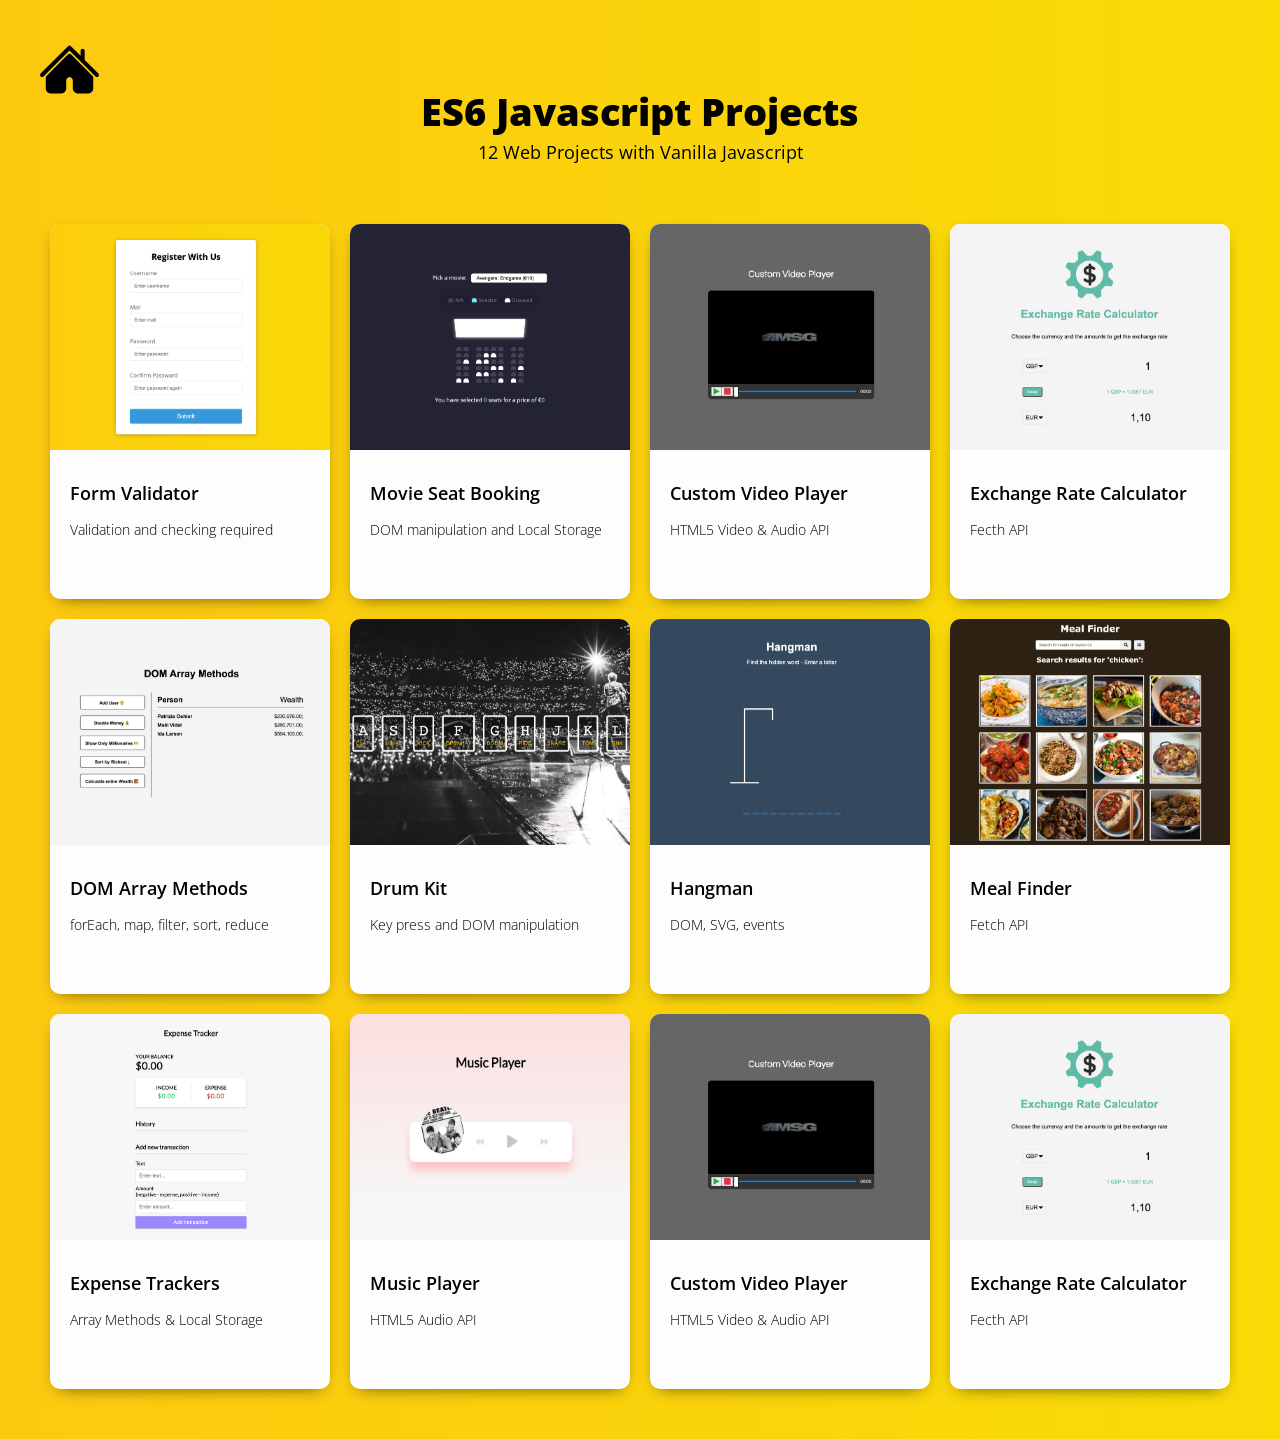
<file: public/index.html>
<!DOCTYPE html>
<html lang="en">
  <head>
    <meta charset="UTF-8" />
    <meta name="viewport" content="width=device-width, initial-scale=1.0" />
    <title>JS Project</title>
    <link rel="stylesheet" href="index.css" />
  </head>
  <body>
    <div class="container">
      <a href="https://giovanni-benveniste-e72a4.web.app/">
        <img src="./img/icon/home.svg" alt="" class="icon" />
      </a>
      <div class="home">
        <div class="header">
          <h1>ES6 Javascript Projects</h1>
          <p>12 Web Projects with Vanilla Javascript</p>
        </div>
        <div class="projects__container">
          <a href="./form-validator/form-validator.html">
            <div class="project">
              <img src="./img/pj-1.png" />
              <div class="project__info">
                <h2>Form Validator</h2>
                <h4>Validation and checking required</h4>
              </div>
            </div>
          </a>
          <a href="./movie-seat-booking/movie-seat-booking.html">
            <div class="project">
              <img src="./img/pj-2.png" />
              <div class="project__info">
                <h2>Movie Seat Booking</h2>
                <h4>DOM manipulation and Local Storage</h4>
              </div>
            </div>
          </a>
          <a href="./custom-video-player/custom-video-player.html">
            <div class="project">
              <img src="./img/pj-3.png" />
              <div class="project__info">
                <h2>Custom Video Player</h2>
                <h4>HTML5 Video & Audio API</h4>
              </div>
            </div>
          </a>
          <a href="./exchange-rate-calculator/index.html">
            <div class="project">
              <img src="./img/pj-4.png" />
              <div class="project__info">
                <h2>Exchange Rate Calculator</h2>
                <h4>Fecth API</h4>
              </div>
            </div>
          </a>
          <a href="./dom-array-method/index.html">
            <div class="project">
              <img src="./img/pj-5.png" />
              <div class="project__info">
                <h2>DOM Array Methods</h2>
                <h4>forEach, map, filter, sort, reduce</h4>
              </div>
            </div>
          </a>
          <a href="./drum-kit/index.html">
            <div class="project">
              <img src="./img/pj-6.png" />
              <div class="project__info">
                <h2>Drum Kit</h2>
                <h4>Key press and DOM manipulation</h4>
              </div>
            </div>
          </a>
          <a href="./hangman-game/index.html">
            <div class="project">
              <img src="./img/pj-7.png" />
              <div class="project__info">
                <h2>Hangman</h2>
                <h4>DOM, SVG, events</h4>
              </div>
            </div>
          </a>
          <a href="./meal-finder/index.html">
            <div class="project">
              <img src="./img/pj-8.png" />
              <div class="project__info">
                <h2>Meal Finder</h2>
                <h4>Fetch API</h4>
              </div>
            </div>
          </a>
          <a href="./expense-tracker/index.html">
            <div class="project">
              <img src="./img/pj-9.png" />
              <div class="project__info">
                <h2>Expense Trackers</h2>
                <h4>Array Methods & Local Storage</h4>
              </div>
            </div>
          </a>
          <a href="./music-player/index.html">
            <div class="project">
              <img src="./img/pj-10.png" />
              <div class="project__info">
                <h2>Music Player</h2>
                <h4>HTML5 Audio API</h4>
              </div>
            </div>
          </a>
          <a href="./custom-video-player/custom-video-player.html">
            <div class="project">
              <img src="./img/pj-3.png" />
              <div class="project__info">
                <h2>Custom Video Player</h2>
                <h4>HTML5 Video & Audio API</h4>
              </div>
            </div>
          </a>
          <a href="./exchange-rate-calculator/index.html">
            <div class="project">
              <img src="./img/pj-4.png" />
              <div class="project__info">
                <h2>Exchange Rate Calculator</h2>
                <h4>Fecth API</h4>
              </div>
            </div>
          </a>
        </div>
      </div>
    </div>
  </body>
</html>
</file>
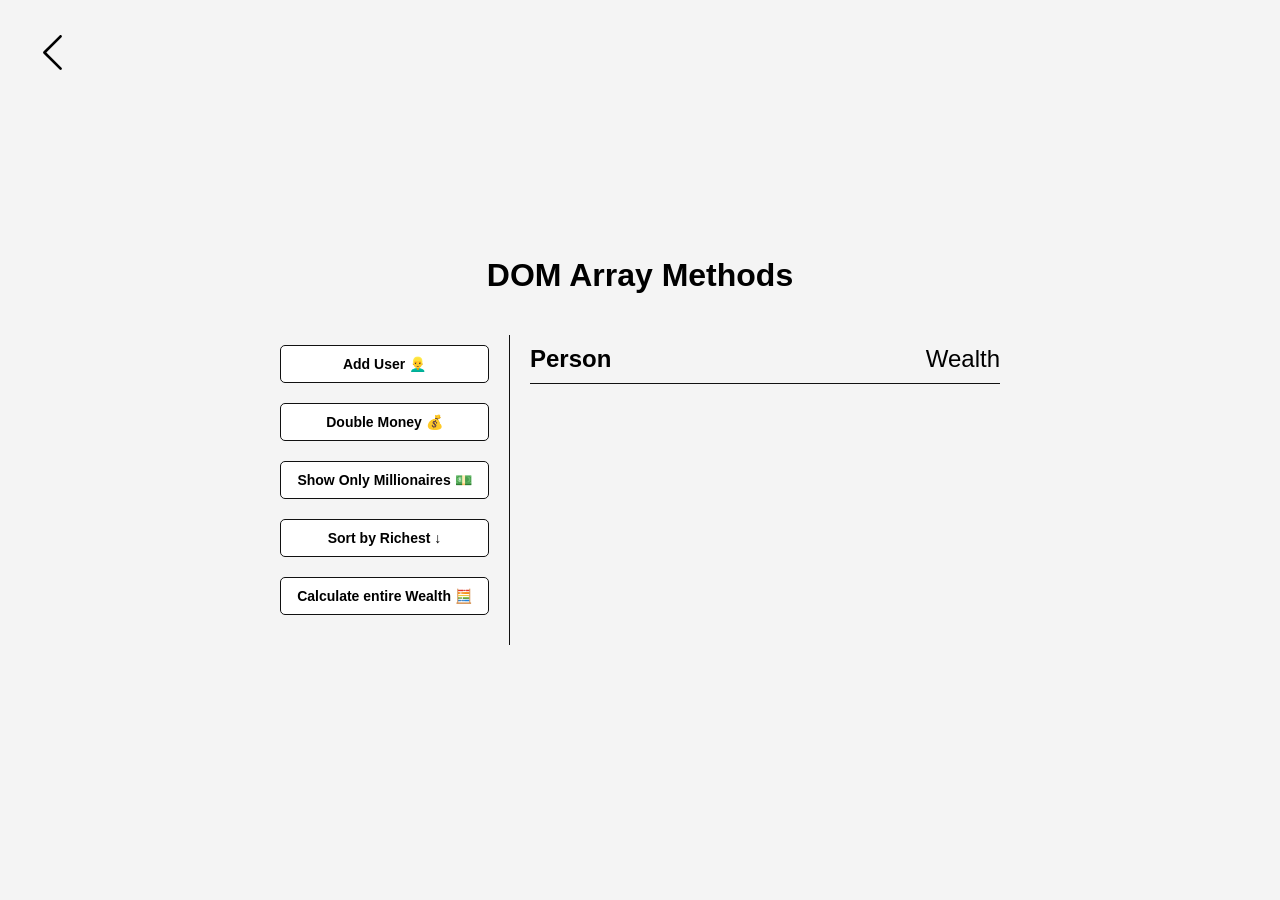
<file: public/dom-array-method/index.html>
<!DOCTYPE html>
<html lang="en">
  <head>
    <meta charset="UTF-8" />
    <meta name="viewport" content="width=device-width, initial-scale=1.0" />
    <meta http-equiv="X-UA-Compatible" content="ie=edge" />
    <link rel="stylesheet" href="style.css" />
    <title>DOM Array Methods</title>
  </head>
  <body>
    <a href="https://js-projects-6b306.web.app/">
      <img src="../img/icon/back.svg" alt="" class="icon" />
    </a>
    <h1>DOM Array Methods</h1>

    <div class="container">
      <aside>
        <button id="add-user">Add User 👱‍♂️</button>
        <button id="double">Double Money 💰</button>
        <button id="show-millionaires">Show Only Millionaires 💵</button>
        <button id="sort">Sort by Richest ↓</button>
        <button id="calculate-wealth">Calculate entire Wealth 🧮</button>
      </aside>

      <main id="main">
        <h2><strong>Person</strong> Wealth</h2>
      </main>
    </div>

    <script src="script.js"></script>
  </body>
</html>
</file>
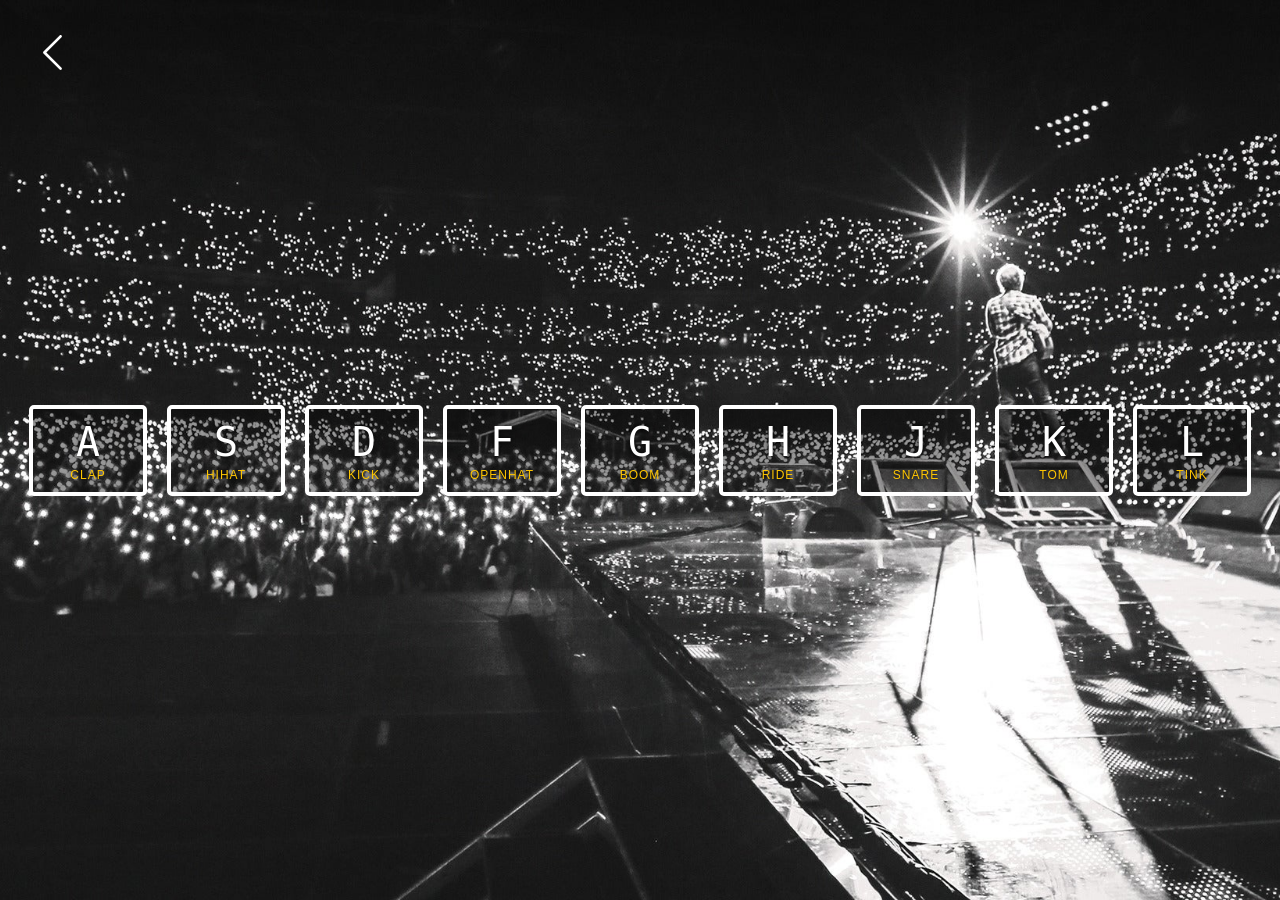
<file: public/drum-kit/index.html>
<!DOCTYPE html>
<html lang="en">
  <head>
    <meta charset="UTF-8" />
    <title>JS Drum Kit</title>
    <link rel="stylesheet" href="./style.css" />
  </head>
  <body>
    <a href="https://js-projects-6b306.web.app/">
      <img src="../img/icon/back-white.svg" alt="" class="icon" />
    </a>
    <div class="keys">
      <div data-key="a" class="key">
        <kbd>A</kbd>
        <span class="sound">clap</span>
      </div>
      <div data-key="s" class="key">
        <kbd>S</kbd>
        <span class="sound">hihat</span>
      </div>
      <div data-key="d" class="key">
        <kbd>D</kbd>
        <span class="sound">kick</span>
      </div>
      <div data-key="f" class="key">
        <kbd>F</kbd>
        <span class="sound">openhat</span>
      </div>
      <div data-key="g" class="key">
        <kbd>G</kbd>
        <span class="sound">boom</span>
      </div>
      <div data-key="h" class="key">
        <kbd>H</kbd>
        <span class="sound">ride</span>
      </div>
      <div data-key="j" class="key">
        <kbd>J</kbd>
        <span class="sound">snare</span>
      </div>
      <div data-key="k" class="key">
        <kbd>K</kbd>
        <span class="sound">tom</span>
      </div>
      <div data-key="l" class="key">
        <kbd>L</kbd>
        <span class="sound">tink</span>
      </div>
    </div>

    <audio data-key="a" src="sounds/clap.wav"></audio>
    <audio data-key="s" src="sounds/hihat.wav"></audio>
    <audio data-key="d" src="sounds/kick.wav"></audio>
    <audio data-key="f" src="sounds/openhat.wav"></audio>
    <audio data-key="g" src="sounds/boom.wav"></audio>
    <audio data-key="h" src="sounds/ride.wav"></audio>
    <audio data-key="j" src="sounds/snare.wav"></audio>
    <audio data-key="k" src="sounds/tom.wav"></audio>
    <audio data-key="l" src="sounds/tink.wav"></audio>

    <script src="./script.js"></script>
  </body>
</html>
</file>
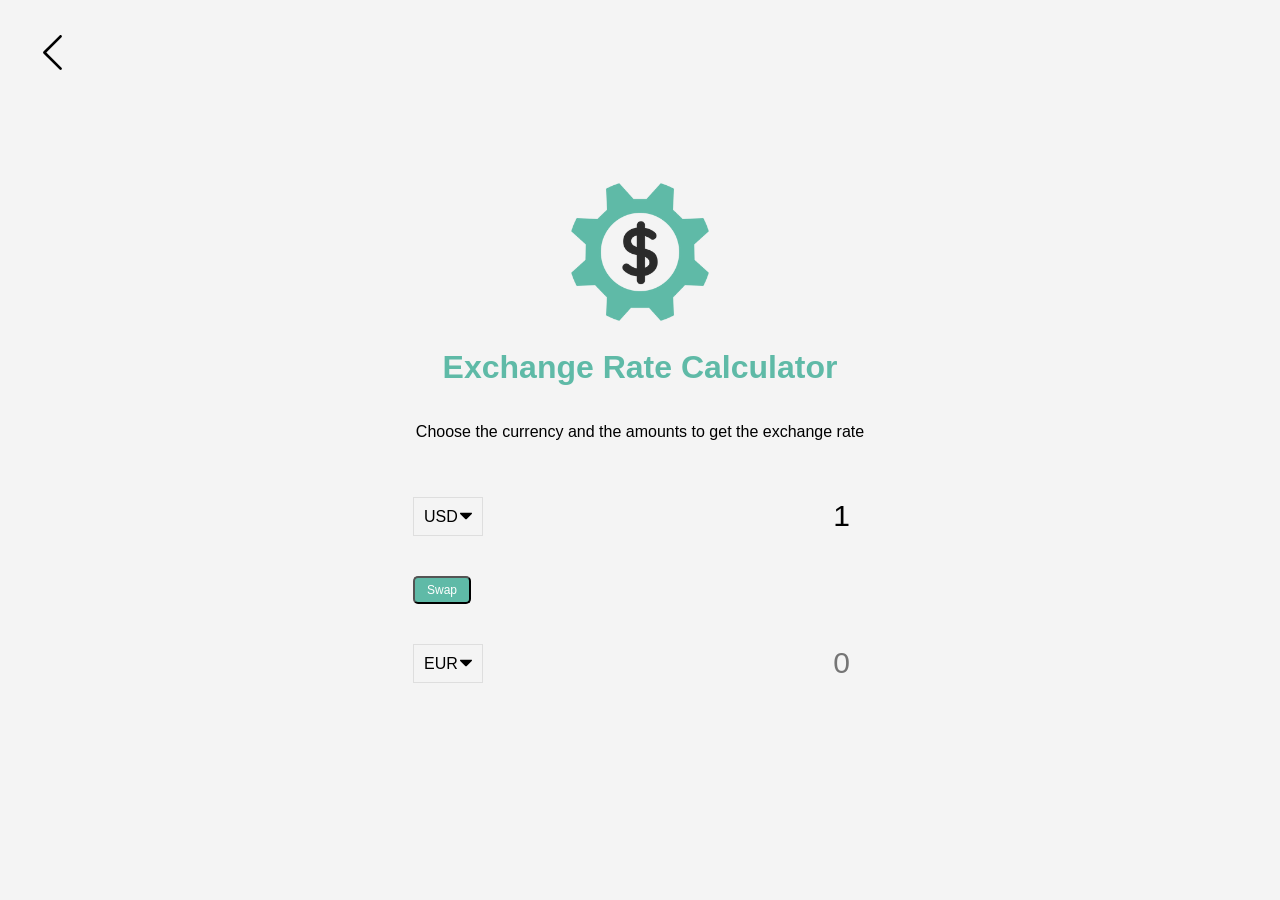
<file: public/exchange-rate-calculator/index.html>
<!DOCTYPE html>
<html lang="en">
  <head>
    <meta charset="UTF-8" />
    <meta name="viewport" content="width=device-width, initial-scale=1.0" />
    <meta http-equiv="X-UA-Compatible" content="ie=edge" />
    <title>Exchange Rate Calculator</title>
    <link rel="stylesheet" href="style.css" />
  </head>
  <body>
    <a href="https://js-projects-6b306.web.app/">
      <img src="../img/icon/back.svg" alt="" class="icon" />
    </a>
    <img src="img/money.png" alt="" class="money-img" />
    <h1>Exchange Rate Calculator</h1>
    <p>Choose the currency and the amounts to get the exchange rate</p>

    <div class="container">
      <div class="currency">
        <select id="currency-one">
          <option value="AED">AED</option>
          <option value="ARS">ARS</option>
          <option value="AUD">AUD</option>
          <option value="BGN">BGN</option>
          <option value="BRL">BRL</option>
          <option value="BSD">BSD</option>
          <option value="CAD">CAD</option>
          <option value="CHF">CHF</option>
          <option value="CLP">CLP</option>
          <option value="CNY">CNY</option>
          <option value="COP">COP</option>
          <option value="CZK">CZK</option>
          <option value="DKK">DKK</option>
          <option value="DOP">DOP</option>
          <option value="EGP">EGP</option>
          <option value="EUR">EUR</option>
          <option value="FJD">FJD</option>
          <option value="GBP">GBP</option>
          <option value="GTQ">GTQ</option>
          <option value="HKD">HKD</option>
          <option value="HRK">HRK</option>
          <option value="HUF">HUF</option>
          <option value="IDR">IDR</option>
          <option value="ILS">ILS</option>
          <option value="INR">INR</option>
          <option value="ISK">ISK</option>
          <option value="JPY">JPY</option>
          <option value="KRW">KRW</option>
          <option value="KZT">KZT</option>
          <option value="MXN">MXN</option>
          <option value="MYR">MYR</option>
          <option value="NOK">NOK</option>
          <option value="NZD">NZD</option>
          <option value="PAB">PAB</option>
          <option value="PEN">PEN</option>
          <option value="PHP">PHP</option>
          <option value="PKR">PKR</option>
          <option value="PLN">PLN</option>
          <option value="PYG">PYG</option>
          <option value="RON">RON</option>
          <option value="RUB">RUB</option>
          <option value="SAR">SAR</option>
          <option value="SEK">SEK</option>
          <option value="SGD">SGD</option>
          <option value="THB">THB</option>
          <option value="TRY">TRY</option>
          <option value="TWD">TWD</option>
          <option value="UAH">UAH</option>
          <option value="USD" selected>USD</option>
          <option value="UYU">UYU</option>
          <option value="VND">VND</option>
          <option value="ZAR">ZAR</option>
        </select>
        <input type="number" id="amount-one" placeholder="0" value="1" />
      </div>

      <div class="swap-rate-container">
        <button class="btn" id="swap">Swap</button>
        <div class="rate" id="rate"></div>
      </div>

      <div class="currency">
        <select id="currency-two">
          <option value="AED">AED</option>
          <option value="ARS">ARS</option>
          <option value="AUD">AUD</option>
          <option value="BGN">BGN</option>
          <option value="BRL">BRL</option>
          <option value="BSD">BSD</option>
          <option value="CAD">CAD</option>
          <option value="CHF">CHF</option>
          <option value="CLP">CLP</option>
          <option value="CNY">CNY</option>
          <option value="COP">COP</option>
          <option value="CZK">CZK</option>
          <option value="DKK">DKK</option>
          <option value="DOP">DOP</option>
          <option value="EGP">EGP</option>
          <option value="EUR" selected>EUR</option>
          <option value="FJD">FJD</option>
          <option value="GBP">GBP</option>
          <option value="GTQ">GTQ</option>
          <option value="HKD">HKD</option>
          <option value="HRK">HRK</option>
          <option value="HUF">HUF</option>
          <option value="IDR">IDR</option>
          <option value="ILS">ILS</option>
          <option value="INR">INR</option>
          <option value="ISK">ISK</option>
          <option value="JPY">JPY</option>
          <option value="KRW">KRW</option>
          <option value="KZT">KZT</option>
          <option value="MXN">MXN</option>
          <option value="MYR">MYR</option>
          <option value="NOK">NOK</option>
          <option value="NZD">NZD</option>
          <option value="PAB">PAB</option>
          <option value="PEN">PEN</option>
          <option value="PHP">PHP</option>
          <option value="PKR">PKR</option>
          <option value="PLN">PLN</option>
          <option value="PYG">PYG</option>
          <option value="RON">RON</option>
          <option value="RUB">RUB</option>
          <option value="SAR">SAR</option>
          <option value="SEK">SEK</option>
          <option value="SGD">SGD</option>
          <option value="THB">THB</option>
          <option value="TRY">TRY</option>
          <option value="TWD">TWD</option>
          <option value="UAH">UAH</option>
          <option value="USD">USD</option>
          <option value="UYU">UYU</option>
          <option value="VND">VND</option>
          <option value="ZAR">ZAR</option>
        </select>
        <input type="number" id="amount-two" placeholder="0" />
      </div>
    </div>

    <script src="script.js"></script>
  </body>
</html>
</file>
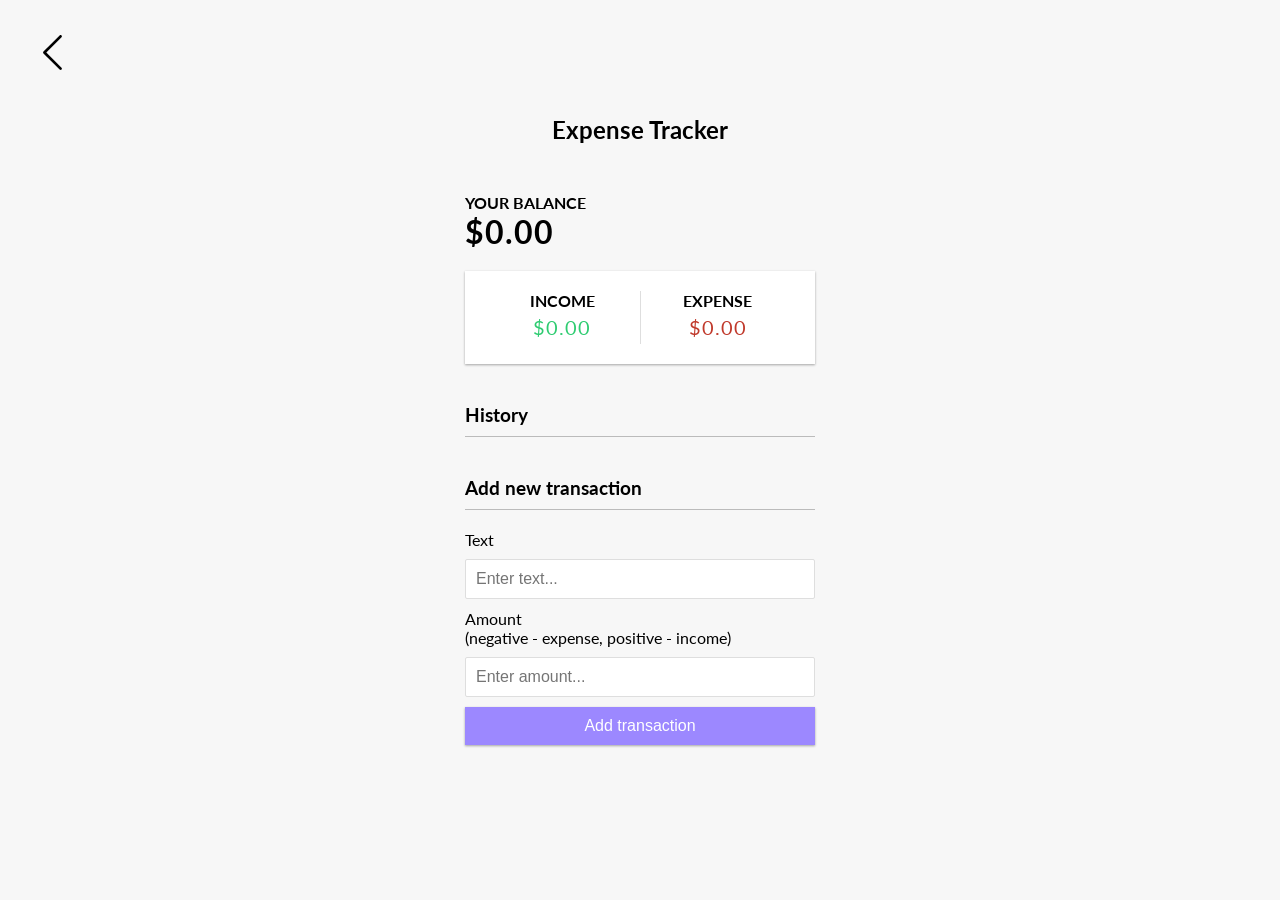
<file: public/expense-tracker/index.html>
<!DOCTYPE html>
<html lang="en">
  <head>
    <meta charset="UTF-8" />
    <meta name="viewport" content="width=device-width, initial-scale=1.0" />
    <meta http-equiv="X-UA-Compatible" content="ie=edge" />
    <link rel="stylesheet" href="style.css" />
    <title>Expense Tracker</title>
  </head>
  <body>
    <a href="https://js-projects-6b306.web.app/">
      <img src="../img/icon/back.svg" alt="" class="icon" />
    </a>

    <h2>Expense Tracker</h2>

    <div class="container">
      <h4>Your Balance</h4>
      <h1 id="balance">$0.00</h1>

      <div class="inc-exp-container">
        <div>
          <h4>Income</h4>
          <p id="money-plus" class="money plus">+$0.00</p>
        </div>
        <div>
          <h4>Expense</h4>
          <p id="money-minus" class="money minus">-$0.00</p>
        </div>
      </div>

      <h3>History</h3>
      <ul id="list" class="list">
        <!-- <li class="minus">
          Cash <span>-$400</span><button class="delete-btn">x</button>
        </li> -->
      </ul>

      <h3>Add new transaction</h3>
      <form id="form">
        <div class="form-control">
          <label for="text">Text</label>
          <input type="text" id="text" placeholder="Enter text..." />
        </div>
        <div class="form-control">
          <label for="amount"
            >Amount <br />
            (negative - expense, positive - income)</label
          >
          <input type="number" id="amount" placeholder="Enter amount..." />
        </div>
        <button class="btn">Add transaction</button>
      </form>
    </div>

    <script src="script.js"></script>
  </body>
</html>
</file>
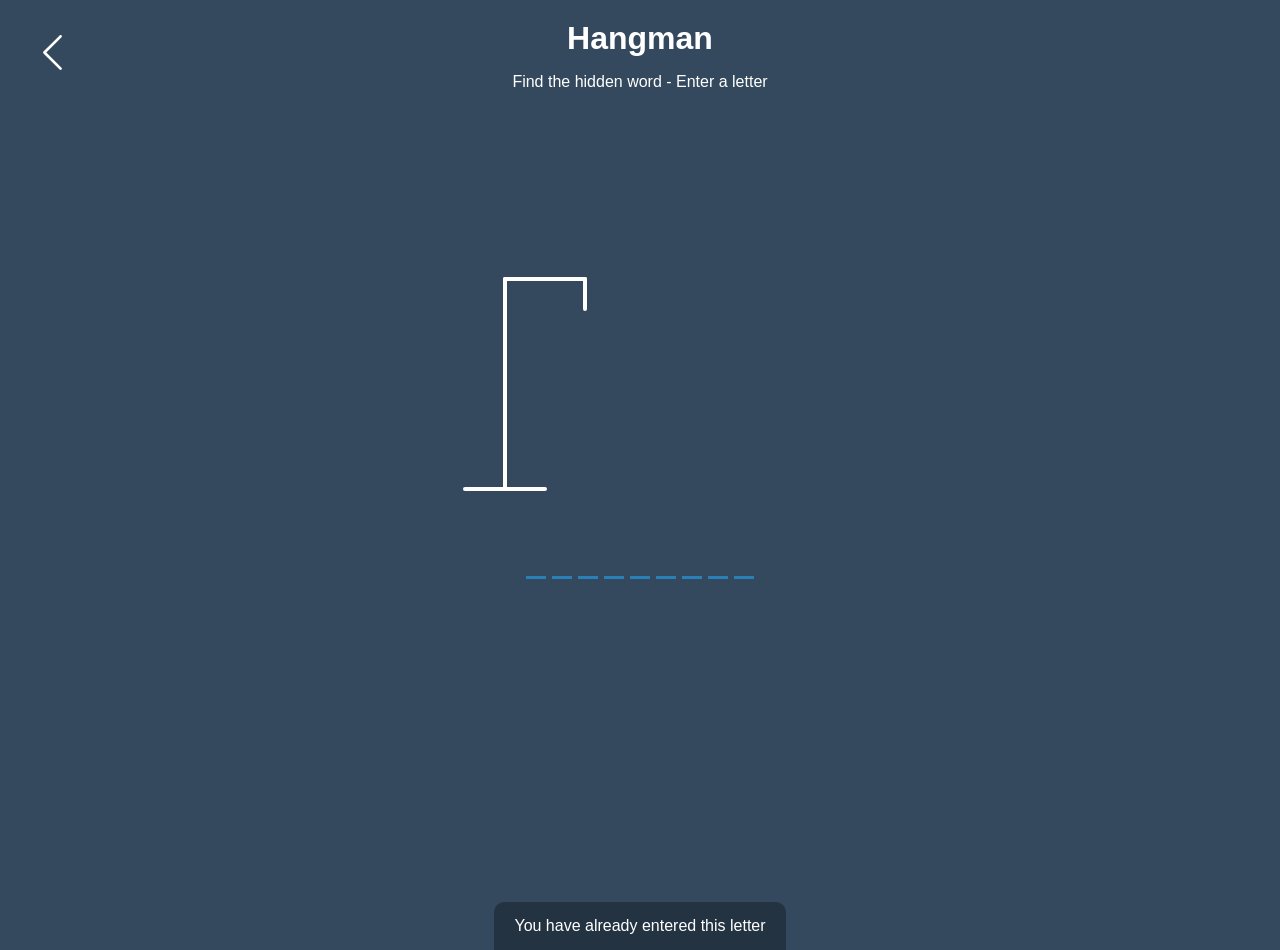
<file: public/hangman-game/index.html>
<!DOCTYPE html>
<html lang="en">
  <head>
    <meta charset="UTF-8" />
    <meta name="viewport" content="width=device-width, initial-scale=1.0" />
    <meta http-equiv="X-UA-Compatible" content="ie=edge" />
    <link rel="stylesheet" href="style.css" />
    <title>Hangman</title>
  </head>
  <body>
    <a href="https://js-projects-6b306.web.app/">
      <img src="../img/icon/back-white.svg" alt="" class="icon" />
    </a>
    <h1>Hangman</h1>
    <p>Find the hidden word - Enter a letter</p>
    <div class="game-container">
      <svg height="250" width="200" class="figure-container">
        <!-- Rod -->
        <line x1="60" y1="20" x2="140" y2="20" />
        <line x1="140" y1="20" x2="140" y2="50" />
        <line x1="60" y1="20" x2="60" y2="230" />
        <line x1="20" y1="230" x2="100" y2="230" />

        <!-- Head -->
        <circle cx="140" cy="70" r="20" class="figure-part" />
        <!-- Body -->
        <line x1="140" y1="90" x2="140" y2="150" class="figure-part" />
        <!-- Arms -->
        <line x1="140" y1="120" x2="120" y2="100" class="figure-part" />
        <line x1="140" y1="120" x2="160" y2="100" class="figure-part" />
        <!-- Legs -->
        <line x1="140" y1="150" x2="120" y2="180" class="figure-part" />
        <line x1="140" y1="150" x2="160" y2="180" class="figure-part" />
      </svg>

      <div class="wrong-letters-container">
        <div id="wrong-letters"></div>
      </div>

      <div class="word" id="word"></div>
    </div>

    <!-- Container for final message -->
    <div class="popup-container" id="popup-container">
      <div class="popup">
        <h2 id="final-message"></h2>
        <h3 id="final-message-reveal-word"></h3>
        <button id="play-button">Play Again</button>
      </div>
    </div>

    <!-- Notification -->
    <div class="notification-container" id="notification-container">
      <p>You have already entered this letter</p>
    </div>

    <script src="script.js"></script>
  </body>
</html>
</file>
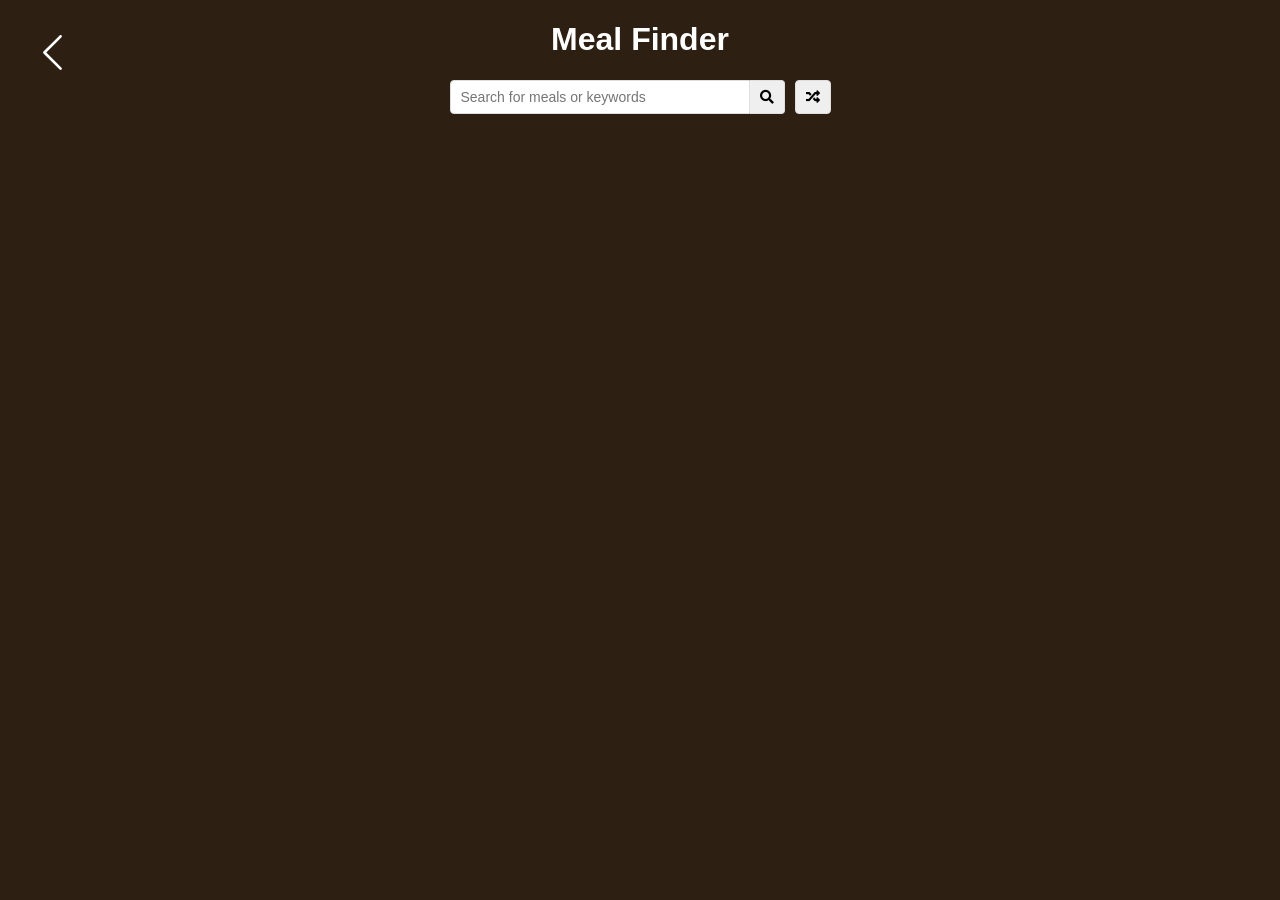
<file: public/meal-finder/index.html>
<!DOCTYPE html>
<html lang="en">
  <head>
    <meta charset="UTF-8" />
    <meta name="viewport" content="width=device-width, initial-scale=1.0" />
    <meta http-equiv="X-UA-Compatible" content="ie=edge" />
    <link
      rel="stylesheet"
      href="https://cdnjs.cloudflare.com/ajax/libs/font-awesome/5.10.2/css/all.min.css"
    />
    <link rel="stylesheet" href="style.css" />
    <title>Meal Finder</title>
  </head>
  <body>
    <a href="https://js-projects-6b306.web.app/">
      <img src="../img/icon/back-white.svg" alt="" class="icon" />
    </a>
    <div class="container">
      <h1>Meal Finder</h1>
      <div class="flex">
        <form class="flex" id="submit">
          <input
            type="text"
            id="search"
            placeholder="Search for meals or keywords"
          />
          <button class="search-btn" type="submit">
            <i class="fas fa-search"></i>
          </button>
        </form>
        <button class="random-btn" id="random">
          <i class="fas fa-random"></i>
        </button>
      </div>

      <div id="result-heading"></div>
      <div id="meals" class="meals"></div>
      <div id="single-meal"></div>
    </div>

    <script src="script.js"></script>
  </body>
</html>
</file>
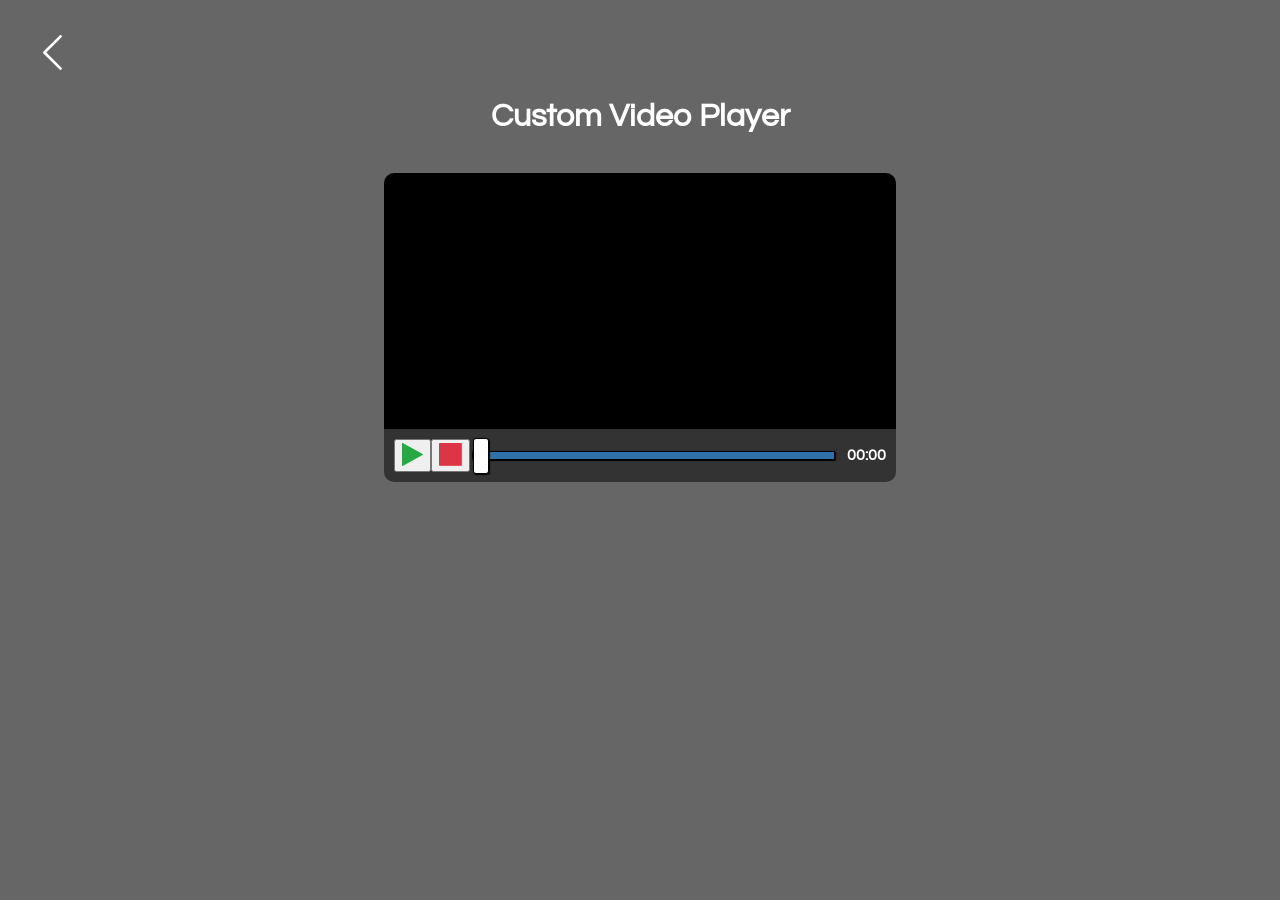
<file: custom-video-player/custom-video-player.html>
<!DOCTYPE html>
<html lang="en">
  <head>
    <meta charset="UTF-8" />
    <meta name="viewport" content="width=device-width, initial-scale=1.0" />
    <title>Custom Video PLayer</title>
    <link
      rel="stylesheet"
      href="https://stackpath.bootstrapcdn.com/font-awesome/4.7.0/css/font-awesome.min.css"
      integrity="sha384-wvfXpqpZZVQGK6TAh5PVlGOfQNHSoD2xbE+QkPxCAFlNEevoEH3Sl0sibVcOQVnN"
      crossorigin="anonymous"
    />
    <link rel="stylesheet" href="progress.css" />
    <link rel="stylesheet" href="custom-video-player.css" />
  </head>
  <body>
    <a href="/home/index.html">
      <img src="/img/icon/back-white.svg" alt="" class="icon" />
    </a>
    <h1>Custom Video Player</h1>
    <video src="videos/melo.mp4" id="video" class="screen"></video>
    <div class="controls">
      <button id="play">
        <i class="fa fa-play fa-2x"></i>
      </button>
      <button id="stop">
        <i class="fa fa-stop fa-2x"></i>
      </button>
      <input
        type="range"
        id="progress"
        class="progress"
        min="0"
        max="100"
        step="0.1"
        value="0"
      />
      <span class="timestamp" id="timestamp">00:00</span>
    </div>
    <script src="./custom-video-player.js"></script>
  </body>
</html>
</file>
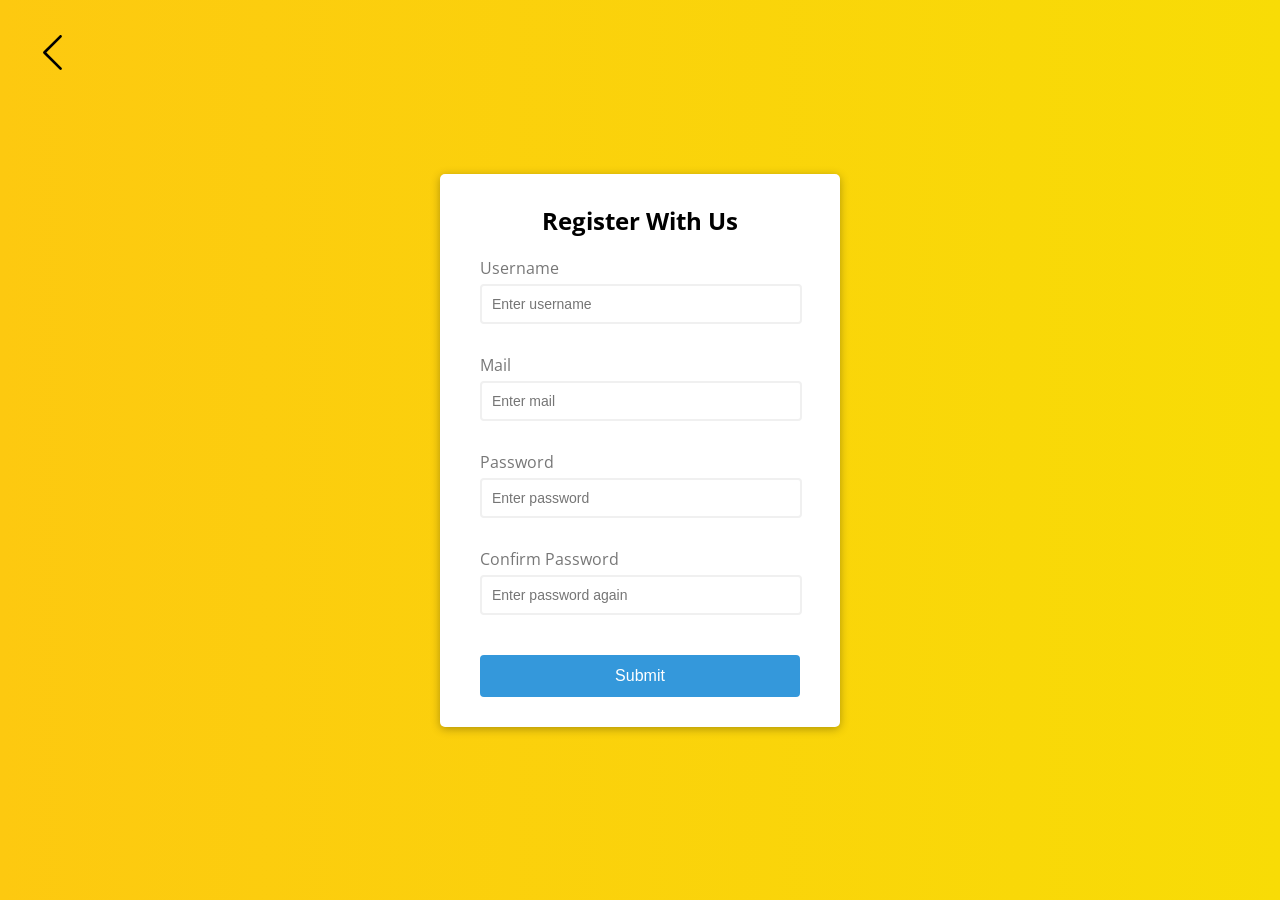
<file: form-validator/form-validator.html>
<!DOCTYPE html>
<html lang="en">
  <head>
    <meta charset="UTF-8" />
    <meta name="viewport" content="width=device-width, initial-scale=1.0" />
    <title>Form Validator</title>
    <link rel="stylesheet" href="form-validator.css" />
  </head>
  <body>
    <a href="/home/index.html">
      <img src="/img/icon/back.svg" alt="" class="icon" />
    </a>
    <div class="container">
      <form class="form">
        <h2>Register With Us</h2>
        <div class="form-control">
          <label htmlFor="username">Username</label>
          <input type="text" id="username" placeholder="Enter username" />
          <small>Error message</small>
        </div>
        <div class="form-control">
          <label htmlFor="mail">Mail</label>
          <input type="text" id="mail" placeholder="Enter mail" />
          <small>Error message</small>
        </div>
        <div class="form-control">
          <label htmlFor="password">Password</label>
          <input type="password" id="password" placeholder="Enter password" />
          <small>Error message</small>
        </div>
        <div class="form-control">
          <label htmlFor="password2">Confirm Password</label>
          <input
            type="password"
            id="password2"
            placeholder="Enter password again"
          />
          <small>Error message</small>
        </div>
        <button>Submit</button>
      </form>
    </div>
    <script src="form-validator.js"></script>
  </body>
</html>
</file>
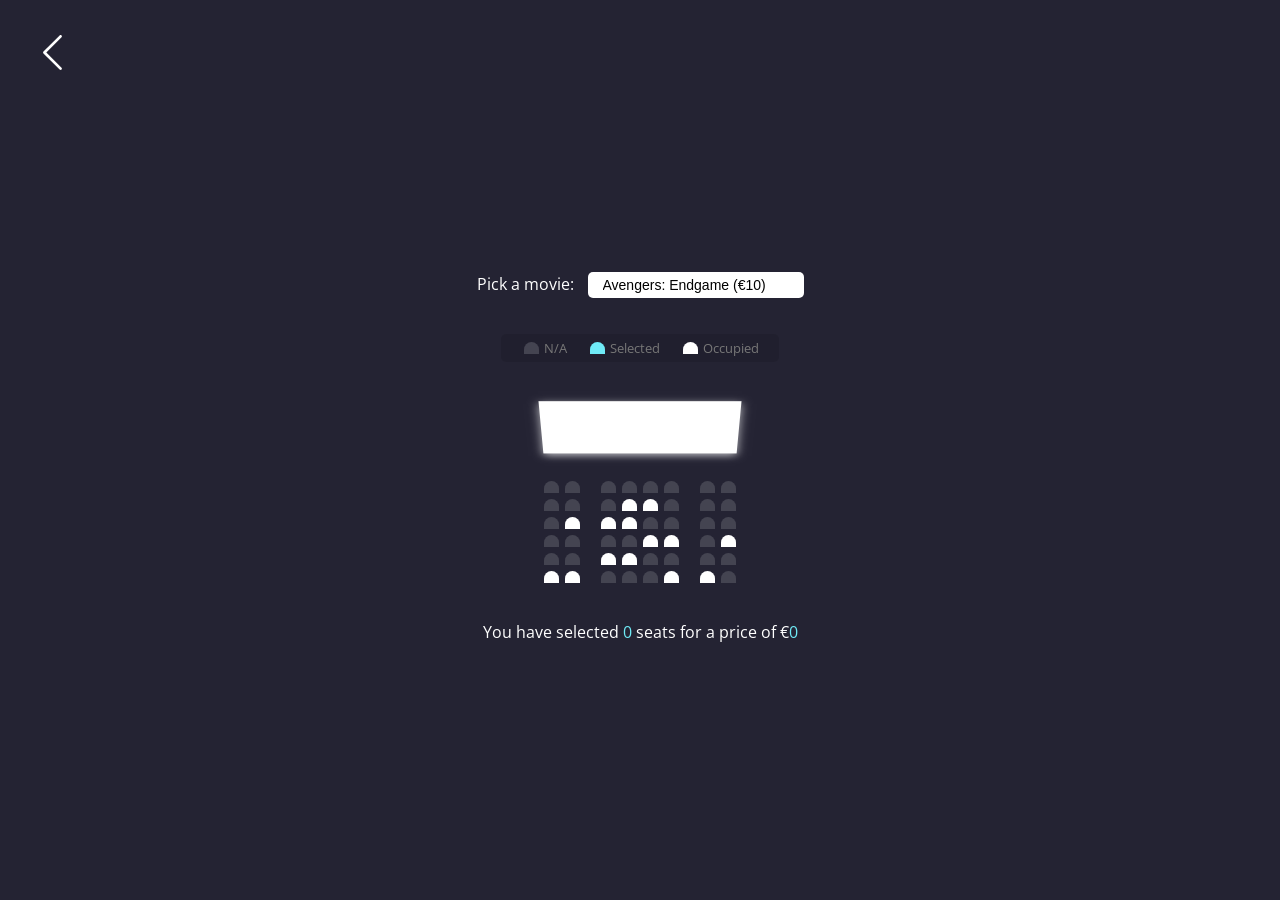
<file: movie-seat-booking/movie-seat-booking.html>
<!DOCTYPE html>
<html lang="en">
  <head>
    <meta charset="UTF-8" />
    <meta name="viewport" content="width=device-width, initial-scale=1.0" />
    <title>Movie Seat Booking</title>
    <link rel="stylesheet" href="movie-seat-booking.css" />
  </head>
  <body>
    <a href="/home/index.html">
      <img src="/img/icon/back-white.svg" alt="" class="icon" />
    </a>
    <div class="movie-container">
      <label>Pick a movie:</label>
      <select id="movie">
        <option value="10">Avengers: Endgame (€10)</option>
        <option value="12">Tenet (€12)</option>
        <option value="8">A Rainy Day In New York (€8)</option>
        <option value="9">Good Will Hunting (€9)</option>
      </select>
    </div>

    <ul class="showcase">
      <li>
        <div class="seat"></div>
        <small>N/A</small>
      </li>
      <li>
        <div class="seat selected"></div>
        <small>Selected</small>
      </li>
      <li>
        <div class="seat occupied"></div>
        <small>Occupied</small>
      </li>
    </ul>

    <div class="container">
      <div class="screen"></div>
      <div class="row">
        <div class="seat"></div>
        <div class="seat"></div>
        <div class="seat"></div>
        <div class="seat"></div>
        <div class="seat"></div>
        <div class="seat"></div>
        <div class="seat"></div>
        <div class="seat"></div>
      </div>
      <div class="row">
        <div class="seat"></div>
        <div class="seat"></div>
        <div class="seat"></div>
        <div class="seat occupied"></div>
        <div class="seat occupied"></div>
        <div class="seat"></div>
        <div class="seat"></div>
        <div class="seat"></div>
      </div>
      <div class="row">
        <div class="seat"></div>
        <div class="seat occupied"></div>
        <div class="seat occupied"></div>
        <div class="seat occupied"></div>
        <div class="seat"></div>
        <div class="seat"></div>
        <div class="seat"></div>
        <div class="seat"></div>
      </div>
      <div class="row">
        <div class="seat"></div>
        <div class="seat"></div>
        <div class="seat"></div>
        <div class="seat"></div>
        <div class="seat occupied"></div>
        <div class="seat occupied"></div>
        <div class="seat"></div>
        <div class="seat occupied"></div>
      </div>
      <div class="row">
        <div class="seat"></div>
        <div class="seat"></div>
        <div class="seat occupied"></div>
        <div class="seat occupied"></div>
        <div class="seat"></div>
        <div class="seat"></div>
        <div class="seat"></div>
        <div class="seat"></div>
      </div>
      <div class="row">
        <div class="seat occupied"></div>
        <div class="seat occupied"></div>
        <div class="seat"></div>
        <div class="seat"></div>
        <div class="seat"></div>
        <div class="seat occupied"></div>
        <div class="seat occupied"></div>
        <div class="seat"></div>
      </div>
    </div>

    <p class="text">
      You have selected <span id="count">0</span> seats for a price of €<span
        id="total"
        >0</span
      >
    </p>

    <script src="movie-seat-booking.js"></script>
  </body>
</html>
</file>
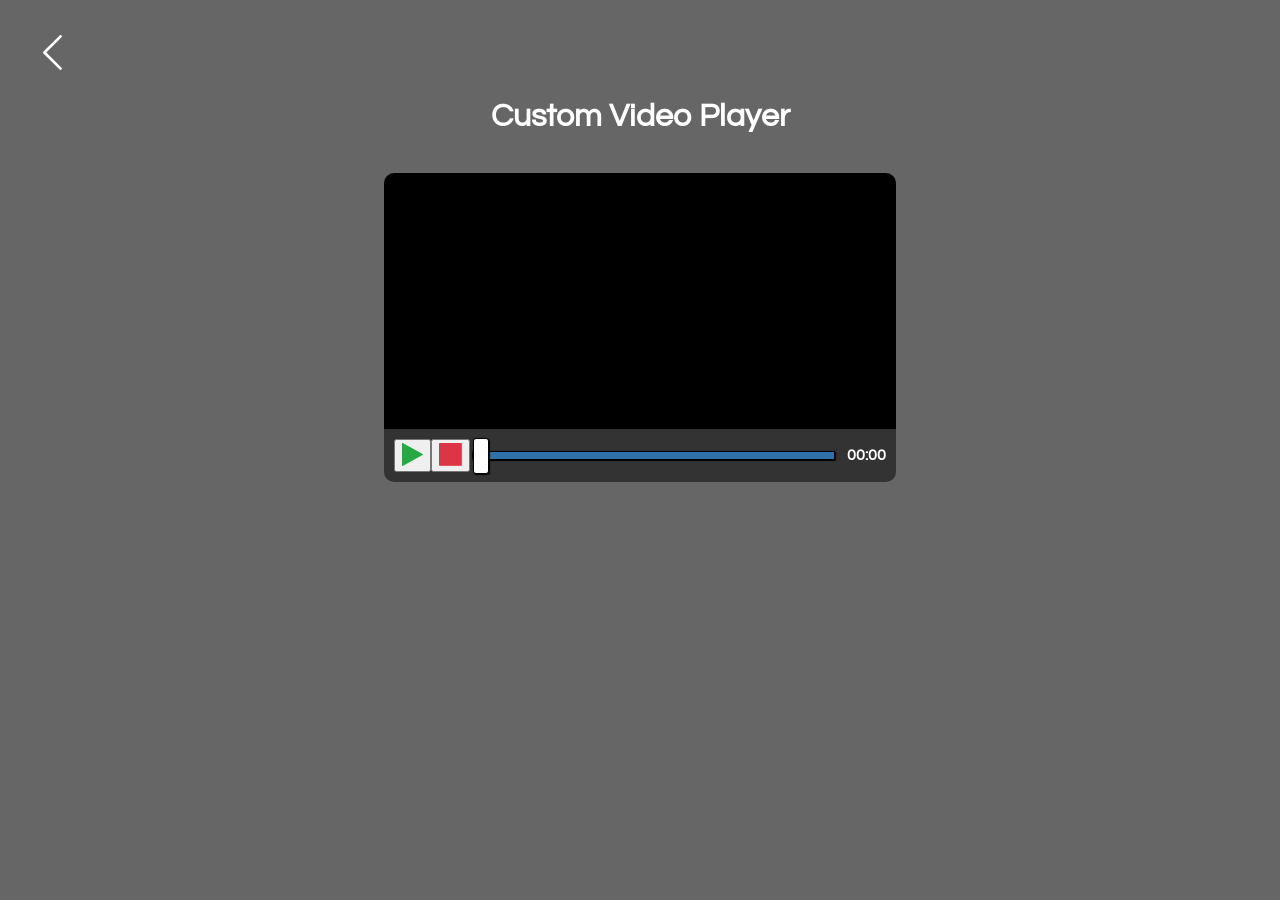
<file: public/custom-video-player/custom-video-player.html>
<!DOCTYPE html>
<html lang="en">
  <head>
    <meta charset="UTF-8" />
    <meta name="viewport" content="width=device-width, initial-scale=1.0" />
    <title>Custom Video PLayer</title>
    <link
      rel="stylesheet"
      href="https://stackpath.bootstrapcdn.com/font-awesome/4.7.0/css/font-awesome.min.css"
      integrity="sha384-wvfXpqpZZVQGK6TAh5PVlGOfQNHSoD2xbE+QkPxCAFlNEevoEH3Sl0sibVcOQVnN"
      crossorigin="anonymous"
    />
    <link rel="stylesheet" href="progress.css" />
    <link rel="stylesheet" href="custom-video-player.css" />
  </head>
  <body>
    <a href="https://js-projects-6b306.web.app/">
      <img src="../img/icon/back-white.svg" alt="" class="icon" />
    </a>
    <h1>Custom Video Player</h1>
    <video src="videos/melo.mp4" id="video" class="screen"></video>
    <div class="controls">
      <button id="play">
        <i class="fa fa-play fa-2x"></i>
      </button>
      <button id="stop">
        <i class="fa fa-stop fa-2x"></i>
      </button>
      <input
        type="range"
        id="progress"
        class="progress"
        min="0"
        max="100"
        step="0.1"
        value="0"
      />
      <span class="timestamp" id="timestamp">00:00</span>
    </div>
    <script src="./custom-video-player.js"></script>
  </body>
</html>
</file>
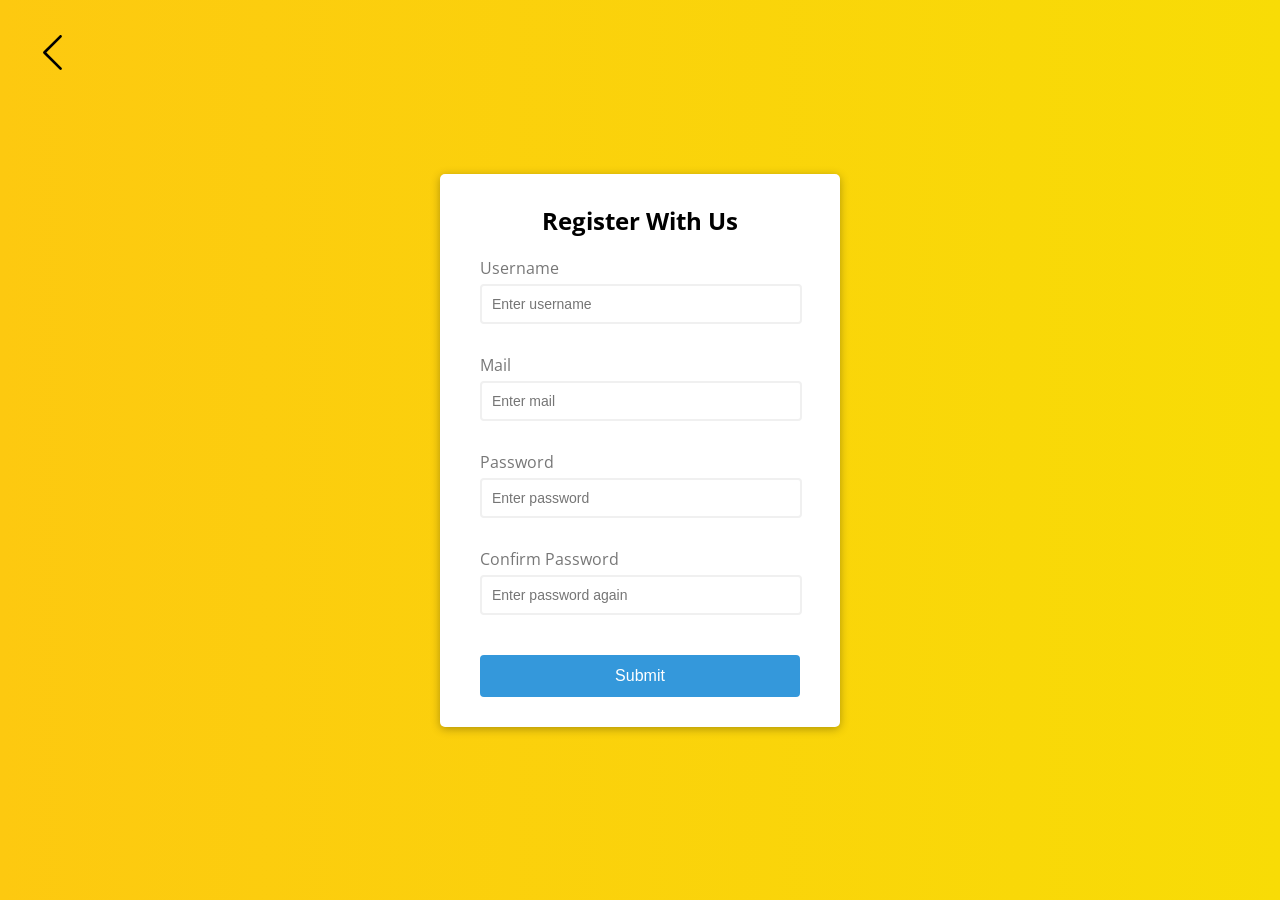
<file: public/form-validator/form-validator.html>
<!DOCTYPE html>
<html lang="en">
  <head>
    <meta charset="UTF-8" />
    <meta name="viewport" content="width=device-width, initial-scale=1.0" />
    <title>Form Validator</title>
    <link rel="stylesheet" href="form-validator.css" />
  </head>
  <body>
    <a href="https://js-projects-6b306.web.app/">
      <img src="../img/icon/back.svg" alt="" class="icon" />
    </a>
    <div class="container">
      <form class="form">
        <h2>Register With Us</h2>
        <div class="form-control">
          <label htmlFor="username">Username</label>
          <input type="text" id="username" placeholder="Enter username" />
          <small>Error message</small>
        </div>
        <div class="form-control">
          <label htmlFor="mail">Mail</label>
          <input type="text" id="mail" placeholder="Enter mail" />
          <small>Error message</small>
        </div>
        <div class="form-control">
          <label htmlFor="password">Password</label>
          <input type="password" id="password" placeholder="Enter password" />
          <small>Error message</small>
        </div>
        <div class="form-control">
          <label htmlFor="password2">Confirm Password</label>
          <input
            type="password"
            id="password2"
            placeholder="Enter password again"
          />
          <small>Error message</small>
        </div>
        <button>Submit</button>
      </form>
    </div>
    <script src="form-validator.js"></script>
  </body>
</html>
</file>
<file: public/index.css>
@import url('https://fonts.googleapis.com/css2?family=Open+Sans:wght@300;400;700&display=swap');

body {
  margin: 0;
  padding: 0;
  box-sizing: border-box;
  background: linear-gradient(to right, #fdc910, #f8dc06);

  font-family: 'Open Sans', sans-serif;
}

.container {
  margin: 20px;
  padding: 20px;
}

.icon {
  position: absolute;
}

/* -------- HEADER ---------- */

.header {
  text-align: center;
  padding-top: 20px;
  margin-bottom: 50px;
}

.header > h1 {
  margin-bottom: -15px;
  font-weight: 800;
  font-size: 38px;
}

.header > p {
  font-size: 18px;
}

/* -------- HEADER ---------- */

/* -------- PROJECTS GRID ---------- */

.projects__container {
  display: grid;
  grid-template-columns: repeat(4, 1fr);
}

.projects__container a,
.projects__container a:visited,
.projects__container a:hover,
.projects__container a:active {
  text-decoration: none;
  color: #000;
}

@media (max-width: 1100px) {
  .projects__container {
    grid-template-columns: repeat(2, 1fr);
  }
}

@media (max-width: 650px) {
  .projects__container {
    grid-template-columns: repeat(1, 1fr);
  }

  .icon {
    width: 50px;
  }

  .header {
    margin-top: 30px;
  }

  .header h1 {
    font-size: 33px;
  }
}

/* -------- PROJECTS GRID ---------- */

/* -------- SINGLE PROJECT ---------- */

.project {
  margin: 10px;
  border-radius: 10px;
  overflow: hidden;
  box-shadow: 0 6px 18px -9px rgba(0, 0, 0, 0.75);
  transition: transform 0.2s ease-in;
  cursor: pointer;
  background-color: #fdfdfd;
  height: 375px;
}

.project:hover {
  transform: scale(1.07);
}

.project > img {
  object-fit: cover;
  /* min-width: 300px; */
  min-height: 200px;
  max-height: 259.55px;
  width: 100%;
}

.project__info {
  margin-top: -9px;
  padding: 20px;
}

.project__info > h2 {
  font-size: 18px;
  font-weight: 600;
}

.project__info > h4 {
  font-size: 14px;
  font-weight: 300;
  margin-top: 8px;
  margin-bottom: 8px;
}

/* -------- SINGLE PROJECT ---------- */
</file>
<file: public/dom-array-method/style.css>
* {
  box-sizing: border-box;
}

body {
  background: #f4f4f4;
  font-family: Arial, Helvetica, sans-serif;
  display: flex;
  flex-direction: column;
  align-items: center;
  justify-content: center;
  min-height: 100vh;
  margin: 0;
}

.icon {
  position: absolute;
  top: 35px;
  left: 35px;
  width: 35px;
}

.container {
  display: flex;
  padding: 20px;
  margin: 0 auto;
  max-width: 100%;
  width: 800px;
}

aside {
  padding: 10px 20px;
  width: 250px;
  border-right: 1px solid #111;
}

button {
  cursor: pointer;
  background-color: #fff;
  border: solid 1px #111;
  border-radius: 5px;
  display: block;
  width: 100%;
  padding: 10px;
  margin-bottom: 20px;
  font-weight: bold;
  font-size: 14px;
}

main {
  flex: 1;
  padding: 10px 20px;
}

h2 {
  border-bottom: 1px solid #111;
  padding-bottom: 10px;
  display: flex;
  justify-content: space-between;
  font-weight: 300;
  margin: 0 0 20px;
}

h3 {
  background-color: #fff;
  border-bottom: 1px solid #111;
  padding: 10px;
  display: flex;
  justify-content: space-between;
  font-weight: 300;
  margin: 20px 0 0;
}

.person {
  display: flex;
  justify-content: space-between;
  font-size: 16px;
  margin-bottom: 10px;
}
</file>
<file: public/drum-kit/style.css>
html {
  font-size: 10px;
  background: url('./img/a422c329-c1b9-4bc4-8a3d-7fd470db7888_515151_TABLET_LANDSCAPE_LARGE_16_9\ \(1\).jpg')
    bottom center;
  background-size: cover;
}

body,
html {
  margin: 0;
  padding: 0;
  font-family: sans-serif;
}

.icon {
  position: absolute;
  top: 35px;
  left: 35px;
  width: 35px;
}

.keys {
  display: flex;
  flex: 1;
  min-height: 100vh;
  align-items: center;
  justify-content: center;
}

.key {
  border: 0.4rem solid #fff;
  border-radius: 0.5rem;
  margin: 1rem;
  font-size: 1.5rem;
  padding: 1rem 0.5rem;
  transition: all 0.07s ease;
  width: 10rem;
  text-align: center;
  color: white;
  background: rgba(0, 0, 0, 0.4);
  text-shadow: 0 0 0.5rem black;
}

.playing {
  transform: scale(1.1);
  border-color: #ffc600;
  box-shadow: 0 0 1rem #ffc600;
}

kbd {
  display: block;
  font-size: 4rem;
}

.sound {
  font-size: 1.2rem;
  text-transform: uppercase;
  letter-spacing: 0.1rem;
  color: #ffc600;
}
</file>
<file: public/exchange-rate-calculator/style.css>
:root {
  --primary-color: #5fbaa7;
}

* {
  box-sizing: border-box;
}

body {
  background-color: #f4f4f4;
  font-family: Arial, Helvetica, sans-serif;
  display: flex;
  flex-direction: column;
  align-items: center;
  justify-content: center;
  height: 100vh;
  margin: 0;
  padding: 20px;
}

.icon {
  position: absolute;
  top: 35px;
  left: 35px;
  width: 35px;
}

h1 {
  color: var(--primary-color);
}

p {
  text-align: center;
}

.btn {
  color: #fff;
  background: var(--primary-color);
  cursor: pointer;
  border-radius: 5px;
  font-size: 12px;
  padding: 5px 12px;
}

.money-img {
  width: 150px;
}

.currency {
  padding: 40px 0;
  display: flex;
  align-items: center;
  justify-content: space-between;
}

.currency select {
  padding: 10px 20px 10px 10px;
  -moz-appearance: none;
  -webkit-appearance: none;
  appearance: none;
  border: 1px solid #dedede;
  font-size: 16px;
  background: transparent;
  background-image: url('data:image/svg+xml;charset=US-ASCII,%3Csvg%20xmlns%3D%22http%3A%2F%2Fwww.w3.org%2F2000%2Fsvg%22%20width%3D%22292.4%22%20height%3D%22292.4%22%3E%3Cpath%20fill%3D%22%20000002%22%20d%3D%22M287%2069.4a17.6%2017.6%200%200%200-13-5.4H18.4c-5%200-9.3%201.8-12.9%205.4A17.6%2017.6%200%200%200%200%2082.2c0%205%201.8%209.3%205.4%2012.9l128%20127.9c3.6%203.6%207.8%205.4%2012.8%205.4s9.2-1.8%2012.8-5.4L287%2095c3.5-3.5%205.4-7.8%205.4-12.8%200-5-1.9-9.2-5.5-12.8z%22%2F%3E%3C%2Fsvg%3E');
  background-position: right 10px top 50%, 0, 0;
  background-size: 12px auto, 100%;
  background-repeat: no-repeat;
  cursor: pointer;
}

.currency input {
  border: 0;
  background: transparent;
  font-size: 30px;
  text-align: right;
}

.swap-rate-container {
  display: flex;
  align-items: center;
  justify-content: space-between;
}

.rate {
  color: var(--primary-color);
  font-size: 14px;
  padding: 0 10px;
}

select:focus,
input:focus,
button:focus {
  outline: 0;
}

@media (max-width: 600px) {
  .currency input {
    width: 200px;
  }
}
</file>
<file: public/expense-tracker/style.css>
@import url('https://fonts.googleapis.com/css?family=Lato&display=swap');

:root {
  --box-shadow: 0 1px 3px rgba(0, 0, 0, 0.12), 0 1px 2px rgba(0, 0, 0, 0.24);
}

* {
  box-sizing: border-box;
}

body {
  background-color: #f7f7f7;
  display: flex;
  flex-direction: column;
  align-items: center;
  justify-content: center;
  min-height: 100vh;
  margin: 0;
  font-family: 'Lato', sans-serif;
}

.icon {
  position: absolute;
  top: 35px;
  left: 35px;
  width: 35px;
}

.container {
  margin: 30px auto;
  width: 350px;
}

h1 {
  letter-spacing: 1px;
  margin: 0;
}

h3 {
  border-bottom: 1px solid #bbb;
  padding-bottom: 10px;
  margin: 40px 0 10px;
}

h4 {
  margin: 0;
  text-transform: uppercase;
}

.inc-exp-container {
  background-color: #fff;
  box-shadow: var(--box-shadow);
  padding: 20px;
  display: flex;
  justify-content: space-between;
  margin: 20px 0;
}

.inc-exp-container > div {
  flex: 1;
  text-align: center;
}

.inc-exp-container > div:first-of-type {
  border-right: 1px solid #dedede;
}

.money {
  font-size: 20px;
  letter-spacing: 1px;
  margin: 5px 0;
}

.money.plus {
  color: #2ecc71;
}

.money.minus {
  color: #c0392b;
}

label {
  display: inline-block;
  margin: 10px 0;
}

input[type='text'],
input[type='number'] {
  border: 1px solid #dedede;
  border-radius: 2px;
  display: block;
  font-size: 16px;
  padding: 10px;
  width: 100%;
}

.btn {
  cursor: pointer;
  background-color: #9c88ff;
  box-shadow: var(--box-shadow);
  color: #fff;
  border: 0;
  display: block;
  font-size: 16px;
  margin: 10px 0 30px;
  padding: 10px;
  width: 100%;
}

.btn:focus,
.delete-btn:focus {
  outline: 0;
}

.list {
  list-style-type: none;
  padding: 0;
  margin-bottom: 40px;
}

.list li {
  background-color: #fff;
  box-shadow: var(--box-shadow);
  color: #333;
  display: flex;
  justify-content: space-between;
  position: relative;
  padding: 10px;
  margin: 10px 0;
}

.list li.plus {
  border-right: 5px solid #2ecc71;
}

.list li.minus {
  border-right: 5px solid #c0392b;
}

.delete-btn {
  cursor: pointer;
  background-color: #e74c3c;
  border: 0;
  color: #fff;
  font-size: 20px;
  line-height: 20px;
  padding: 2px 5px;
  position: absolute;
  top: 50%;
  left: 0;
  transform: translate(-100%, -50%);
  opacity: 0;
  transition: opacity 0.3s ease;
}

.list li:hover .delete-btn {
  opacity: 1;
}
</file>
<file: public/hangman-game/style.css>
* {
  box-sizing: border-box;
}

body {
  background-color: #34495e;
  color: #fff;
  font-family: Arial, Helvetica, sans-serif;
  display: flex;
  flex-direction: column;
  align-items: center;
  height: 80vh;
  margin: 0;
  overflow: hidden;
}

.icon {
  position: absolute;
  top: 35px;
  left: 35px;
  width: 35px;
}

h1 {
  margin: 20px 0 0;
}

.game-container {
  padding: 20px 30px;
  position: relative;
  margin: auto;
  height: 350px;
  width: 450px;
}

.figure-container {
  fill: transparent;
  stroke: #fff;
  stroke-width: 4px;
  stroke-linecap: round;
}

.figure-part {
  display: none;
}

.wrong-letters-container {
  position: absolute;
  top: 20px;
  right: 20px;
  display: flex;
  flex-direction: column;
  text-align: right;
  /* text-transform: uppercase; */
}

.wrong-letters-container p {
  margin: 0 0 5px;
}

.wrong-letters-container span {
  font-size: 24px;
}

.word {
  display: flex;
  position: absolute;
  bottom: 10px;
  left: 50%;
  transform: translateX(-50%);
}

.letter {
  border-bottom: 3px solid #2980b9;
  display: inline-flex;
  font-size: 30px;
  align-items: center;
  justify-content: center;
  margin: 0 3px;
  height: 50px;
  width: 20px;
  /* text-transform: uppercase; */
}

.popup-container {
  background-color: rgba(0, 0, 0, 0.3);
  position: fixed;
  top: 0;
  bottom: 0;
  left: 0;
  right: 0;
  /* display: flex; */
  display: none;
  align-items: center;
  justify-content: center;
}

.popup {
  background: #2980b9;
  border-radius: 5px;
  box-shadow: 0 15px 10px 3px rgba(0, 0, 0, 0.1);
  padding: 20px;
  text-align: center;
}

.popup button {
  cursor: pointer;
  background-color: #fff;
  color: #2980b9;
  border: 0;
  margin-top: 20px;
  padding: 12px 20px;
  font-size: 16px;
}

.popup button:active {
  transform: scale(0.98);
}

.popup button:focus {
  outline: 0;
}

.notification-container {
  background-color: rgba(0, 0, 0, 0.3);
  border-radius: 10px 10px 0 0;
  padding: 15px 20px;
  position: absolute;
  bottom: -50px;
  transition: transform 0.3s ease-in-out;
}

.notification-container p {
  margin: 0;
}

.notification-container.show {
  transform: translateY(-50px);
}
</file>
<file: public/meal-finder/style.css>
* {
  box-sizing: border-box;
}

body {
  background: #2d2013;
  color: #fff;
  font-family: Verdana, Geneva, Tahoma, sans-serif;
  margin: 0;
}

.icon {
  position: absolute;
  top: 35px;
  left: 35px;
  width: 35px;
}

.container {
  margin: auto;
  max-width: 800px;
  display: flex;
  flex-direction: column;
  align-items: center;
  justify-content: center;
  text-align: center;
}

.flex {
  display: flex;
}

input,
button {
  border: 1px solid #dedede;
  border-top-left-radius: 4px;
  border-bottom-left-radius: 4px;
  font-size: 14px;
  padding: 8px 10px;
  margin: 0;
}

input[type='text'] {
  width: 300px;
}

.search-btn {
  cursor: pointer;
  border-left: 0;
  border-radius: 0;
  border-top-right-radius: 4px;
  border-bottom-right-radius: 4px;
}

.random-btn {
  cursor: pointer;
  margin-left: 10px;
  border-top-right-radius: 4px;
  border-bottom-right-radius: 4px;
}

.meals {
  display: grid;
  grid-template-columns: repeat(4, 1fr);
  grid-gap: 20px;
  margin-top: 20px;
}

.meal {
  cursor: pointer;
  position: relative;
  height: 180px;
  width: 180px;
  text-align: center;
}

.meal img {
  width: 100%;
  height: 100%;
  border: 4px #fff solid;
  border-radius: 2px;
}

.meal-info {
  position: absolute;
  top: 0;
  left: 0;
  height: 100%;
  width: 100%;
  background: rgba(0, 0, 0, 0.7);
  display: flex;
  align-items: center;
  justify-content: center;
  transition: opacity 0.2s ease-in;
  opacity: 0;
}

.meal:hover .meal-info {
  opacity: 1;
}

.single-meal {
  margin: 30px auto;
  width: 70%;
}

.single-meal img {
  width: 300px;
  margin: 15px;
  border: 4px #fff solid;
  border-radius: 2px;
}

.single-meal-info {
  margin: 20px;
  padding: 10px;
  border: 2px #e09850 dashed;
  border-radius: 5px;
}

.single-meal p {
  margin: 0;
  letter-spacing: 0.5px;
  line-height: 1.5;
}

.single-meal ul {
  padding-left: 0;
  list-style-type: none;
}

.single-meal ul li {
  border: 1px solid #ededed;
  border-radius: 5px;
  background-color: #fff;
  display: inline-block;
  color: #2d2013;
  font-size: 12px;
  font-weight: bold;
  padding: 5px;
  margin: 0 5px 5px 0;
}

@media (max-width: 800px) {
  .meals {
    grid-template-columns: repeat(3, 1fr);
  }
}
@media (max-width: 700px) {
  .meals {
    grid-template-columns: repeat(2, 1fr);
  }

  .meal {
    height: 200px;
    width: 200px;
  }
}
@media (max-width: 500px) {
  input[type='text'] {
    width: 100%;
  }

  .meals {
    grid-template-columns: 1fr;
  }

  .meal {
    height: 300px;
    width: 300px;
  }
}
</file>
<file: custom-video-player/progress.css>
/* SOURCE: https://css-tricks.com/styling-cross-browser-compatible-range-inputs-css/ */

input[type='range'] {
	-webkit-appearance: none; /* Hides the slider so that custom slider can be made */
	width: 100%; /* Specific width is required for Firefox. */
	background: transparent; /* Otherwise white in Chrome */
}

input[type='range']::-webkit-slider-thumb {
	-webkit-appearance: none;
}

input[type='range']:focus {
	outline: none; /* Removes the blue border. You should probably do some kind of focus styling for accessibility reasons though. */
}

input[type='range']::-ms-track {
	width: 100%;
	cursor: pointer;

	/* Hides the slider so custom styles can be added */
	background: transparent;
	border-color: transparent;
	color: transparent;
}

/* Special styling for WebKit/Blink */
input[type='range']::-webkit-slider-thumb {
	-webkit-appearance: none;
	border: 1px solid #000000;
	height: 36px;
	width: 16px;
	border-radius: 3px;
	background: #ffffff;
	cursor: pointer;
	margin-top: -14px; /* You need to specify a margin in Chrome, but in Firefox and IE it is automatic */
	box-shadow: 1px 1px 1px #000000, 0px 0px 1px #0d0d0d; /* Add cool effects to your sliders! */
}

/* All the same stuff for Firefox */
input[type='range']::-moz-range-thumb {
	box-shadow: 1px 1px 1px #000000, 0px 0px 1px #0d0d0d;
	border: 1px solid #000000;
	height: 36px;
	width: 16px;
	border-radius: 3px;
	background: #ffffff;
	cursor: pointer;
}

/* All the same stuff for IE */
input[type='range']::-ms-thumb {
	box-shadow: 1px 1px 1px #000000, 0px 0px 1px #0d0d0d;
	border: 1px solid #000000;
	height: 36px;
	width: 16px;
	border-radius: 3px;
	background: #ffffff;
	cursor: pointer;
}

input[type='range']::-webkit-slider-runnable-track {
	width: 100%;
	height: 8.4px;
	cursor: pointer;
	box-shadow: 1px 1px 1px #000000, 0px 0px 1px #0d0d0d;
	background: #3071a9;
	border-radius: 1.3px;
	border: 0.2px solid #010101;
}

input[type='range']:focus::-webkit-slider-runnable-track {
	background: #367ebd;
}

input[type='range']::-moz-range-track {
	width: 100%;
	height: 8.4px;
	cursor: pointer;
	box-shadow: 1px 1px 1px #000000, 0px 0px 1px #0d0d0d;
	background: #3071a9;
	border-radius: 1.3px;
	border: 0.2px solid #010101;
}

input[type='range']::-ms-track {
	width: 100%;
	height: 8.4px;
	cursor: pointer;
	background: transparent;
	border-color: transparent;
	border-width: 16px 0;
	color: transparent;
}
input[type='range']::-ms-fill-lower {
	background: #2a6495;
	border: 0.2px solid #010101;
	border-radius: 2.6px;
	box-shadow: 1px 1px 1px #000000, 0px 0px 1px #0d0d0d;
}
input[type='range']:focus::-ms-fill-lower {
	background: #3071a9;
}
input[type='range']::-ms-fill-upper {
	background: #3071a9;
	border: 0.2px solid #010101;
	border-radius: 2.6px;
	box-shadow: 1px 1px 1px #000000, 0px 0px 1px #0d0d0d;
}
input[type='range']:focus::-ms-fill-upper {
	background: #367ebd;
}
</file>
<file: custom-video-player/custom-video-player.css>
@import url('https://fonts.googleapis.com/css?family=Questrial&display=swap');

* {
  box-sizing: border-box;
}

body {
  font-family: 'Questrial', sans-serif;
  background-color: #666;
  display: flex;
  flex-direction: column;
  align-items: center;
  justify-content: center;
  max-height: 100vh;
  margin: 20px 0;
}

.icon {
  position: absolute;
  top: 35px;
  left: 35px;
  width: 35px;
}

h1 {
  color: #fff;
  margin-top: 80px;
  margin-bottom: 40px;
}

.screen {
  cursor: pointer;
  width: 40%;
  background-color: #000 !important;
  border-top-left-radius: 10px;
  border-top-right-radius: 10px;
}

.controls {
  background: #333;
  color: #fff;
  width: 40%;
  border-bottom-left-radius: 10px;
  border-bottom-right-radius: 10px;
  display: flex;
  justify-content: center;
  align-items: center;
  padding: 10px;
}

.controls .btn {
  border: 0;
  background: transparent;
  cursor: pointer;
}

.controls .fa-play {
  color: #28a745;
}

.controls .fa-stop {
  color: #dc3545;
}

.controls .fa-pause {
  color: #fff;
}

.controls .timestamp {
  color: #fff;
  font-weight: bold;
  margin-left: 10px;
}

.btn:focus {
  outline: 0;
}

@media (max-width: 800px) {
  .screen,
  .controls {
    width: 90%;
  }
}
</file>
<file: form-validator/form-validator.css>
@import url("https://fonts.googleapis.com/css2?family=Open+Sans:wght@300;400;700&display=swap");

:root {
  --success-color: #2ecc71;
  --error-color: #e84c3c;
}

body {
  background: linear-gradient(to right, #fdc910, #f8dc06);
  font-family: "Open Sans", sans-serif;
  display: flex;
  align-items: center;
  justify-content: center;
  min-height: 100vh;
  margin: 0;
  box-sizing: border-box;
}

.icon {
  position: absolute;
  top: 35px;
  left: 35px;
  width: 35px;
}

.container {
  background-color: #ffff;
  border-radius: 5px;
  box-shadow: 0 2px 10px rgba(0, 0, 0, 0.3);
  width: 400px;
}

.form {
  padding: 30px 40px;
}

h2 {
  text-align: center;
  margin: 0 0 20px;
}

.form-control {
  margin-bottom: 10px;
  padding-bottom: 20px;
  position: relative;
}

.form-control label {
  color: #777;
  display: block;
  margin-bottom: 5px;
}

.form-control input {
  border: 2px solid #f0f0f0;
  border-radius: 4px;
  display: block;
  width: 93%;
  padding: 10px;
  font-size: 14px;
}

.form-control input:focus {
  outline: 0;
  border-color: #777;
}

.form-control.success input {
  border-color: var(--success-color);
}

.form-control.error input {
  border-color: var(--error-color);
}

.form-control small {
  color: var(--error-color);
  position: absolute;
  bottom: 0;
  left: 0;
  visibility: hidden;
}

.form-control.error small {
  visibility: visible;
}

.form button {
  cursor: pointer;
  background-color: #3498db;
  border: 2px solid #3498db;
  border-radius: 4px;
  color: #fff;
  display: block;
  font-size: 16px;
  padding: 10px;
  margin-top: 20px;
  width: 100%;
}
</file>
<file: movie-seat-booking/movie-seat-booking.css>
@import url("https://fonts.googleapis.com/css2?family=Open+Sans:wght@300;400;700&display=swap");

/* :root {
  --success-color: #2ecc71;
  --error-color: #e84c3c;
} */

body {
  background: #242333;
  color: #ffffff;
  font-family: "Open Sans", sans-serif;
  display: flex;
  flex-direction: column;
  align-items: center;
  justify-content: center;
  min-height: 100vh;
  margin: 0;
  box-sizing: border-box;
}

.icon {
  position: absolute;
  top: 35px;
  left: 35px;
  width: 35px;
}

.movie-container {
  margin: 20px 0;
}

.movie-container select {
  background-color: #fff;
  border: 0;
  border-radius: 5px;
  font-size: 14px;
  margin-left: 10px;
  padding: 5px 15px 5px 15px;
  -moz-apperance: none;
  -webkit-appearance: none;
  appearance: none;
}

.container {
  perspective: 1000px;
  margin-bottom: 30px;
}

.seat {
  background-color: #444451;
  height: 12px;
  width: 15px;
  margin: 3px;
  border-top-left-radius: 10px;
  border-top-right-radius: 10px;
}

.seat.selected {
  background-color: #6feaf6;
}

.seat.occupied {
  background-color: #fff;
}

.seat:nth-of-type(2) {
  margin-right: 18px;
}

.seat:nth-last-of-type(2) {
  margin-left: 18px;
}

.seat:not(.occupied):hover {
  cursor: pointer;
  transform: scale(1.2);
}

.showcase .seat:not(.occupied):hover {
  cursor: default;
  transform: scale(1);
}

.row {
  display: flex;
}

.showcase {
  background-color: rgba(0, 0, 0, 0.1);
  padding: 5px 10px;
  border-radius: 5px;
  color: #777;
  list-style-type: none;
  display: flex;
  justify-content: space-between;
}

.showcase li {
  display: flex;
  align-items: center;
  justify-content: center;
  margin: 0 10px;
}

.showcase li small {
  margin-left: 2px;
}

.screen {
  background-color: #fff;
  height: 70px;
  width: 100%;
  margin: 15px 0;
  transform: rotateX(-45deg);
  box-shadow: 0 3px 10px rgba(255, 255, 255, 0.7);
}

p.text {
  margin: 5px 0;
}

p.text span {
  color: #6feaf6;
}
</file>
<file: public/custom-video-player/progress.css>
/* SOURCE: https://css-tricks.com/styling-cross-browser-compatible-range-inputs-css/ */

input[type='range'] {
	-webkit-appearance: none; /* Hides the slider so that custom slider can be made */
	width: 100%; /* Specific width is required for Firefox. */
	background: transparent; /* Otherwise white in Chrome */
}

input[type='range']::-webkit-slider-thumb {
	-webkit-appearance: none;
}

input[type='range']:focus {
	outline: none; /* Removes the blue border. You should probably do some kind of focus styling for accessibility reasons though. */
}

input[type='range']::-ms-track {
	width: 100%;
	cursor: pointer;

	/* Hides the slider so custom styles can be added */
	background: transparent;
	border-color: transparent;
	color: transparent;
}

/* Special styling for WebKit/Blink */
input[type='range']::-webkit-slider-thumb {
	-webkit-appearance: none;
	border: 1px solid #000000;
	height: 36px;
	width: 16px;
	border-radius: 3px;
	background: #ffffff;
	cursor: pointer;
	margin-top: -14px; /* You need to specify a margin in Chrome, but in Firefox and IE it is automatic */
	box-shadow: 1px 1px 1px #000000, 0px 0px 1px #0d0d0d; /* Add cool effects to your sliders! */
}

/* All the same stuff for Firefox */
input[type='range']::-moz-range-thumb {
	box-shadow: 1px 1px 1px #000000, 0px 0px 1px #0d0d0d;
	border: 1px solid #000000;
	height: 36px;
	width: 16px;
	border-radius: 3px;
	background: #ffffff;
	cursor: pointer;
}

/* All the same stuff for IE */
input[type='range']::-ms-thumb {
	box-shadow: 1px 1px 1px #000000, 0px 0px 1px #0d0d0d;
	border: 1px solid #000000;
	height: 36px;
	width: 16px;
	border-radius: 3px;
	background: #ffffff;
	cursor: pointer;
}

input[type='range']::-webkit-slider-runnable-track {
	width: 100%;
	height: 8.4px;
	cursor: pointer;
	box-shadow: 1px 1px 1px #000000, 0px 0px 1px #0d0d0d;
	background: #3071a9;
	border-radius: 1.3px;
	border: 0.2px solid #010101;
}

input[type='range']:focus::-webkit-slider-runnable-track {
	background: #367ebd;
}

input[type='range']::-moz-range-track {
	width: 100%;
	height: 8.4px;
	cursor: pointer;
	box-shadow: 1px 1px 1px #000000, 0px 0px 1px #0d0d0d;
	background: #3071a9;
	border-radius: 1.3px;
	border: 0.2px solid #010101;
}

input[type='range']::-ms-track {
	width: 100%;
	height: 8.4px;
	cursor: pointer;
	background: transparent;
	border-color: transparent;
	border-width: 16px 0;
	color: transparent;
}
input[type='range']::-ms-fill-lower {
	background: #2a6495;
	border: 0.2px solid #010101;
	border-radius: 2.6px;
	box-shadow: 1px 1px 1px #000000, 0px 0px 1px #0d0d0d;
}
input[type='range']:focus::-ms-fill-lower {
	background: #3071a9;
}
input[type='range']::-ms-fill-upper {
	background: #3071a9;
	border: 0.2px solid #010101;
	border-radius: 2.6px;
	box-shadow: 1px 1px 1px #000000, 0px 0px 1px #0d0d0d;
}
input[type='range']:focus::-ms-fill-upper {
	background: #367ebd;
}
</file>
<file: public/custom-video-player/custom-video-player.css>
@import url('https://fonts.googleapis.com/css?family=Questrial&display=swap');

* {
  box-sizing: border-box;
}

body {
  font-family: 'Questrial', sans-serif;
  background-color: #666;
  display: flex;
  flex-direction: column;
  align-items: center;
  justify-content: center;
  max-height: 100vh;
  margin: 20px 0;
}

.icon {
  position: absolute;
  top: 35px;
  left: 35px;
  width: 35px;
}

h1 {
  color: #fff;
  margin-top: 80px;
  margin-bottom: 40px;
}

.screen {
  cursor: pointer;
  width: 40%;
  background-color: #000 !important;
  border-top-left-radius: 10px;
  border-top-right-radius: 10px;
}

.controls {
  background: #333;
  color: #fff;
  width: 40%;
  border-bottom-left-radius: 10px;
  border-bottom-right-radius: 10px;
  display: flex;
  justify-content: center;
  align-items: center;
  padding: 10px;
}

.controls .btn {
  border: 0;
  background: transparent;
  cursor: pointer;
}

.controls .fa-play {
  color: #28a745;
}

.controls .fa-stop {
  color: #dc3545;
}

.controls .fa-pause {
  color: #fff;
}

.controls .timestamp {
  color: #fff;
  font-weight: bold;
  margin-left: 10px;
}

.btn:focus {
  outline: 0;
}

@media (max-width: 800px) {
  .screen,
  .controls {
    width: 90%;
  }
}
</file>
<file: public/form-validator/form-validator.css>
@import url("https://fonts.googleapis.com/css2?family=Open+Sans:wght@300;400;700&display=swap");

:root {
  --success-color: #2ecc71;
  --error-color: #e84c3c;
}

body {
  background: linear-gradient(to right, #fdc910, #f8dc06);
  font-family: "Open Sans", sans-serif;
  display: flex;
  align-items: center;
  justify-content: center;
  min-height: 100vh;
  margin: 0;
  box-sizing: border-box;
}

.icon {
  position: absolute;
  top: 35px;
  left: 35px;
  width: 35px;
}

.container {
  background-color: #ffff;
  border-radius: 5px;
  box-shadow: 0 2px 10px rgba(0, 0, 0, 0.3);
  width: 400px;
}

.form {
  padding: 30px 40px;
}

h2 {
  text-align: center;
  margin: 0 0 20px;
}

.form-control {
  margin-bottom: 10px;
  padding-bottom: 20px;
  position: relative;
}

.form-control label {
  color: #777;
  display: block;
  margin-bottom: 5px;
}

.form-control input {
  border: 2px solid #f0f0f0;
  border-radius: 4px;
  display: block;
  width: 93%;
  padding: 10px;
  font-size: 14px;
}

.form-control input:focus {
  outline: 0;
  border-color: #777;
}

.form-control.success input {
  border-color: var(--success-color);
}

.form-control.error input {
  border-color: var(--error-color);
}

.form-control small {
  color: var(--error-color);
  position: absolute;
  bottom: 0;
  left: 0;
  visibility: hidden;
}

.form-control.error small {
  visibility: visible;
}

.form button {
  cursor: pointer;
  background-color: #3498db;
  border: 2px solid #3498db;
  border-radius: 4px;
  color: #fff;
  display: block;
  font-size: 16px;
  padding: 10px;
  margin-top: 20px;
  width: 100%;
}
</file>
